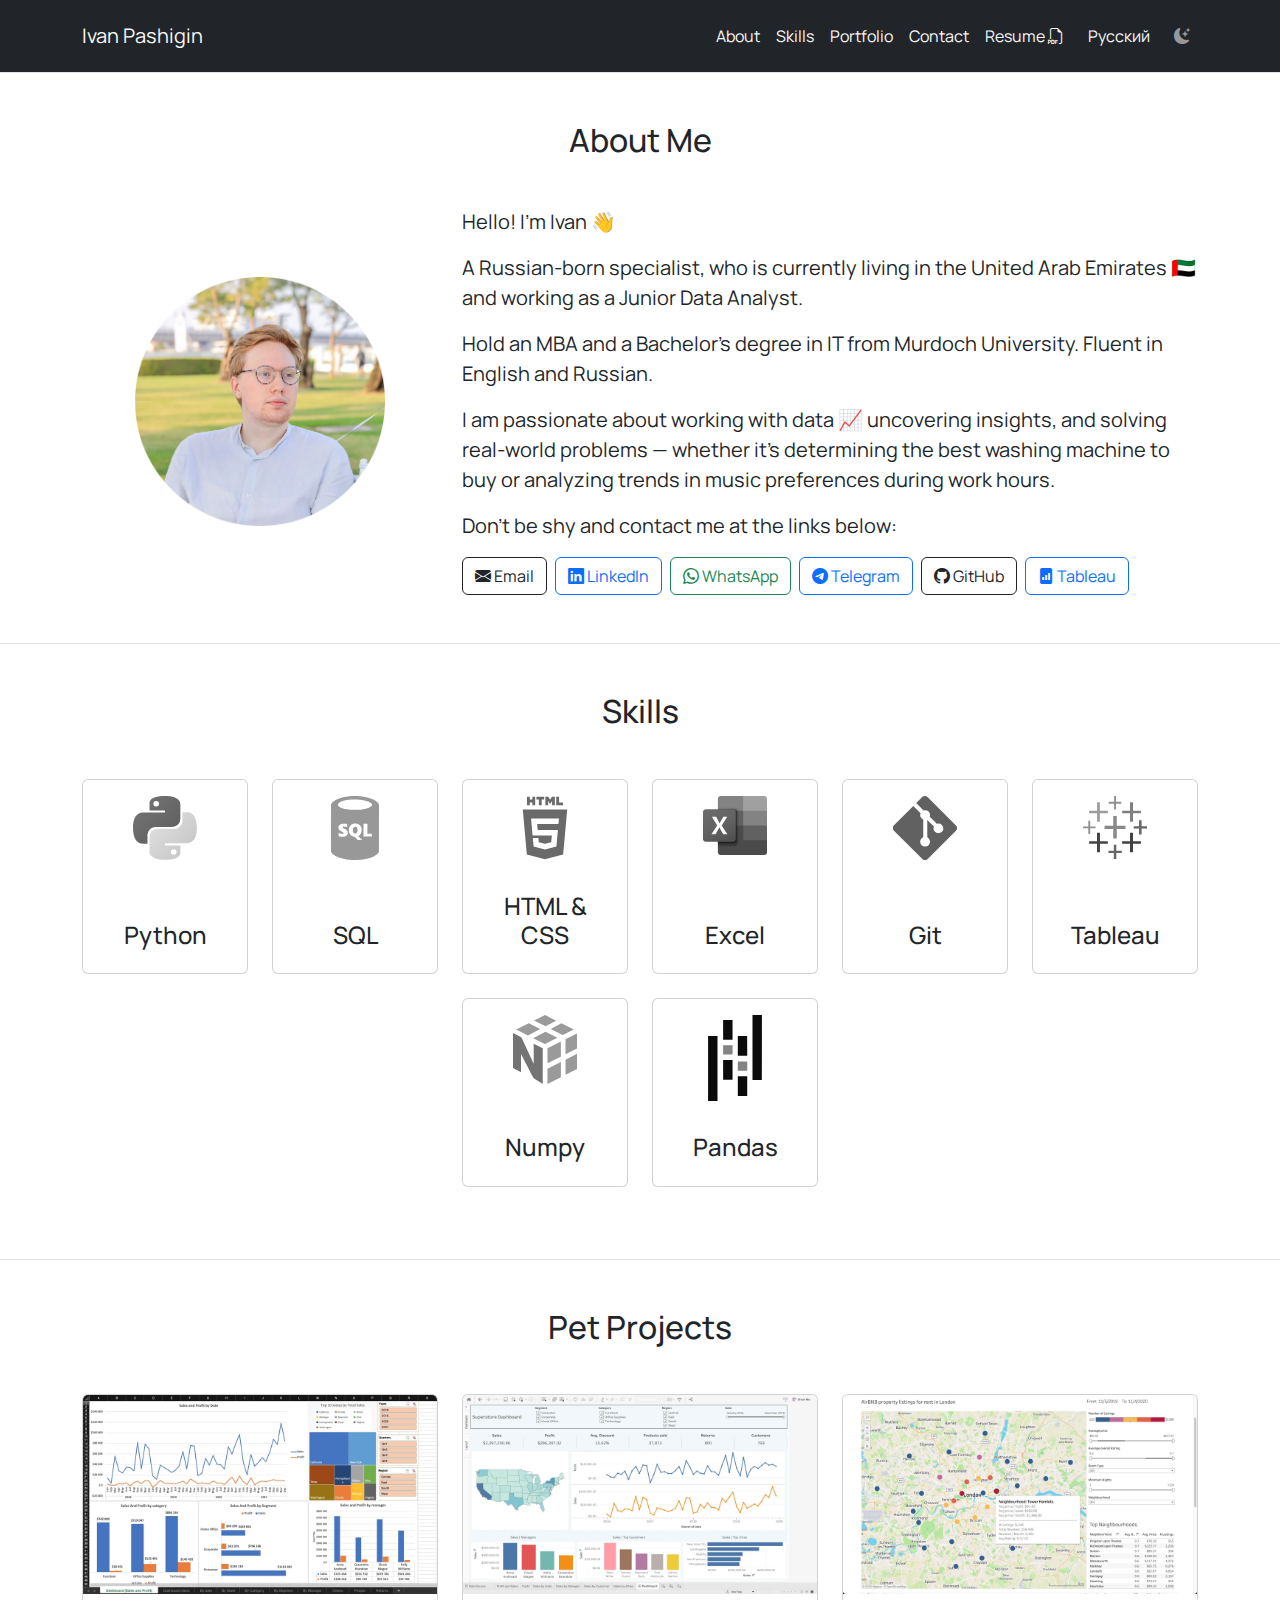
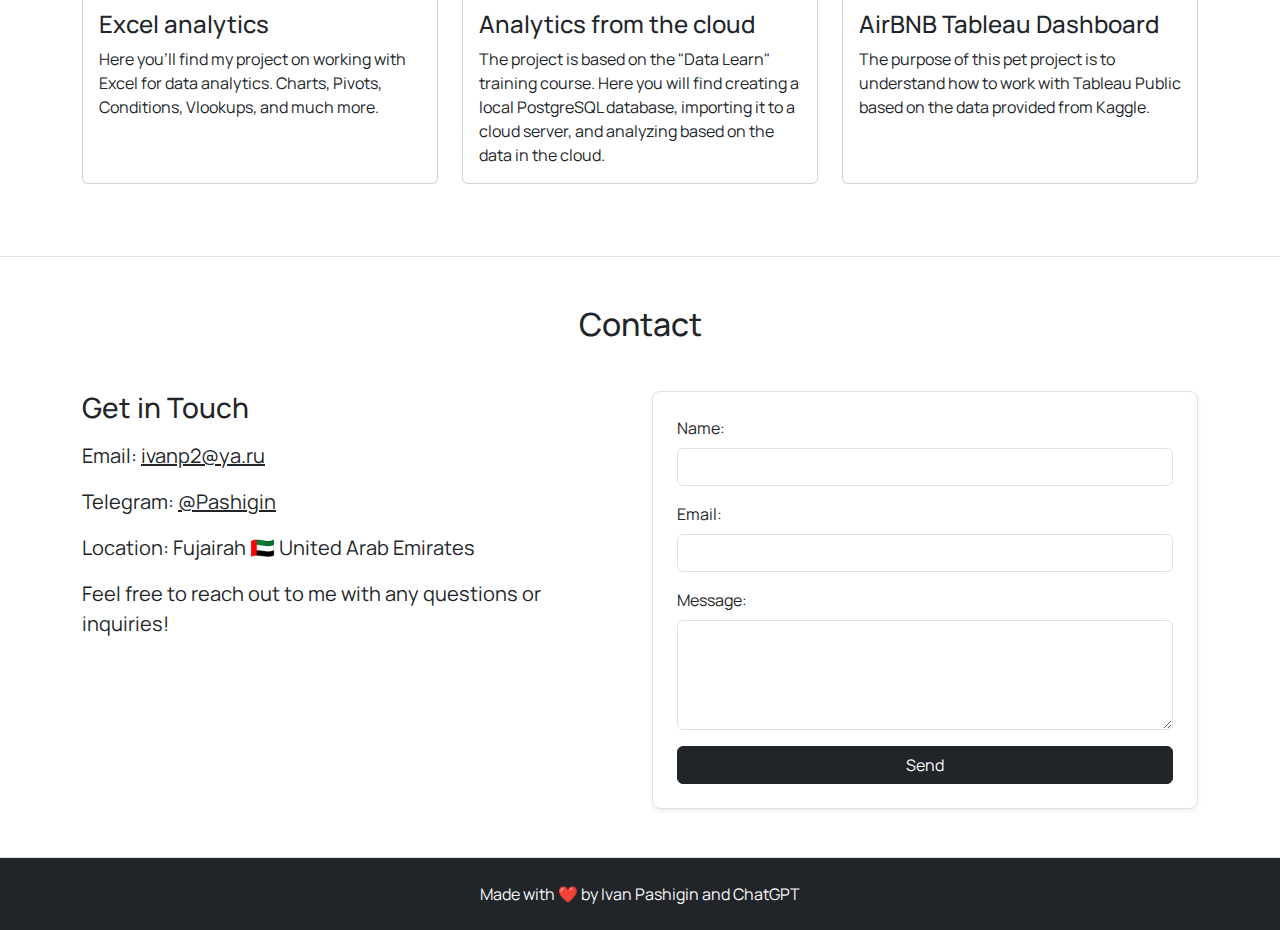
<file: index.html>
<!DOCTYPE html>
<html lang="en" data-bs-theme="auto"> <!-- Default theme set to light -->

<head>
    <!-- Google tag (gtag.js) -->
    <script async src="https://www.googletagmanager.com/gtag/js?id=G-LS4S7J68P6"></script>
    <script>
        window.dataLayer = window.dataLayer || [];
        function gtag() { dataLayer.push(arguments); }
        gtag('js', new Date());

        gtag('config', 'G-LS4S7J68P6');
    </script>

    <title>Ivan Pashigin | Data Analyst</title>
    <meta charset="UTF-8" />
    <meta name="viewport" content="width=device-width, initial-scale=1.0" />
    <meta name="description" content="Ivan Pashigin. Junior Data Analyst" />

    <!-- Open Graph Meta Tags -->
    <meta property="og:url" content="https://pashigin.is-a.dev" />
    <meta property="og:type" content="website" />
    <meta property="og:title" content="Ivan Pashigin | Data analyst" />
    <meta property="og:description" content="Ivan Pashigin. Junior Data Analyst." />
    <meta property="og:image" content="https://pashigin.is-a.dev/Assets/linkPhoto.webp" />
    <meta property="og:image:width" content="1200" />
    <meta property="og:image:height" content="630" />

    <!-- Bootstrap -->
    <link rel="stylesheet" href="https://cdn.jsdelivr.net/npm/bootstrap@5.3.3/dist/css/bootstrap.min.css" />
    <link rel="stylesheet" href="https://cdn.jsdelivr.net/npm/bootstrap-icons@1.11.3/font/bootstrap-icons.min.css" />
    <!-- Manrope Font -->
    <link rel="stylesheet" href="https://fonts.googleapis.com/css2?family=Manrope:wght@400;600&display=swap" />
    <!-- Favicon -->
    <link rel="apple-touch-icon" type="image/png" sizes="any" href="Assets/favicon/apple-touch-icon.png" />
    <link rel="icon" type="image/png" sizes="32x32" href="Assets/favicon/favicon-32x32.png" />
    <link rel="icon" type="image/png" sizes="16x16" href="Assets/favicon/favicon-16x16.png" />
    <link rel="icon" href="Assets/favicon/favicon.ico" sizes="any" />

    <!-- CSS -->
    <link rel="stylesheet" href="styles.css" />

<body>
    <header class="p-2 border-bottom bg-dark">
        <div class="container">
            <nav class="navbar navbar-expand-lg navbar-dark bg-dark">
                <a class="navbar-brand mb-0 text-light" href="https://pashigin.is-a.dev">Ivan Pashigin</a>
                <button class="navbar-toggler" type="button" data-bs-toggle="collapse" data-bs-target="#navbarNav"
                    aria-controls="navbarNav" aria-expanded="false" aria-label="Toggle navigation">
                    <span class="navbar-toggler-icon"></span>
                </button>
                <div class="collapse navbar-collapse" id="navbarNav">
                    <div class="d-flex flex-grow-1 justify-content-lg-end justify-content-center text-center">
                        <ul class="navbar-nav">
                            <li class="nav-item">
                                <a class="nav-link text-light" href="#about">About</a>
                            </li>
                            <li class="nav-item">
                                <a class="nav-link text-light" href="#skills">Skills</a>
                            </li>
                            <li class="nav-item">
                                <a class="nav-link text-light" href="#portfolio">Portfolio</a>
                            </li>
                            <li class="nav-item">
                                <a class="nav-link text-light" href="#contact">Contact</a>
                            </li>
                            <li class="nav-item">
                                <a class="nav-link text-light" href="Assets/Ivan Pashigin | Data Analyst.pdf"
                                    target="_blank">Resume <i class="bi bi-filetype-pdf"></i></a>
                            </li>
                            <li class="nav-item">
                                <a class="nav-link text-light px-lg-3" href="ru.html">Руcский</a>
                            </li>
                            <!-- Toggle Button -->
                            <li class="nav-item d-flex justify-content-center">
                                <button class="btn nav-link" id="themeToggle"">
                                    <i class=" bi bi-moon-stars-fill"></i>
                                </button>
                            </li>
                        </ul>
                    </div>
                </div>
            </nav>
        </div>
    </header>

    <section id="about" class="py-5 border-bottom">
        <div class="container">
            <h2 class="text-center mb-5">About Me</h2>
            <div class="row align-items-center">
                <div class="col-md-4 d-flex justify-content-center mb-4 mb-md-0">
                    <img src="Assets/profile.webp" id="profileImage" alt="Ivan Pashigin" />
                </div>
                <div class="col-md-8 fs-5">
                    <p>Hello! I'm Ivan 👋</p>
                    <p>
                        A Russian-born specialist, who is currently living in the United Arab Emirates 🇦🇪 and working
                        as a Junior Data Analyst.
                    </p>
                    <p>
                        Hold an MBA and a Bachelor's degree in IT from Murdoch University. Fluent in English and
                        Russian.
                    </p>
                    <p> I am passionate about working with data 📈 uncovering insights, and solving real-world problems
                        — whether it's determining the best washing machine to buy or analyzing trends in music
                        preferences during work hours.</p>
                    <p>Don't be shy and contact me at the links below:</p>
                    <div class="d-flex flex-wrap justify-content-center justify-content-md-start gap-2 mt-3">
                        <a href="mailto:ivanp2@ya.ru" class="btn btn-outline-dark w-auto" target="_blank">
                            <i class="bi bi-envelope-fill"></i> Email
                        </a>
                        <a href="https://www.linkedin.com/in/ivan-pashigin" class="btn btn-outline-primary w-auto"
                            target="_blank">
                            <i class="bi bi-linkedin"></i> LinkedIn
                        </a>
                        <a href="https://wa.me/971509893596" class="btn btn-outline-success w-auto" target="_blank">
                            <i class="bi bi-whatsapp"></i> WhatsApp
                        </a>
                        <a href="https://t.me/pashigin" class="btn btn-outline-primary w-auto" target="_blank">
                            <i class="bi bi-telegram"></i> Telegram
                        </a>
                        <a href="https://github.com/pashigin" class="btn btn-outline-dark w-auto" target="_blank">
                            <i class="bi bi-github"></i> GitHub
                        </a>
                        <a href="https://public.tableau.com/app/profile/alex.ferg3184/vizzes"
                            class="btn btn-outline-primary w-auto" target="_blank">
                            <i class="bi bi-file-bar-graph-fill"></i> Tableau
                        </a>
                    </div>
                </div>
            </div>
        </div>
    </section>

    <section id="skills" class="py-5 border-bottom">
        <div class="container text-center">
            <h2 class="mb-5">Skills</h2>
            <div class="row justify-content-center">
                <div class="col-md-2 col-6 mb-4">
                    <div class="card h-100 d-flex flex-column align-items-center">
                        <img src="Assets/python.svg" alt="Python Logo" class="p-3" />
                        <div class="card-body d-flex flex-column justify-content-end">
                            <h4 class="card-title">Python</h4>
                        </div>
                    </div>
                </div>
                <div class="col-md-2 col-6 mb-4">
                    <div class="card h-100 d-flex flex-column align-items-center">
                        <img src="Assets/sql.svg" alt="SQL Logo" class="p-3" />
                        <div class="card-body d-flex flex-column justify-content-end">
                            <h4 class="card-title">SQL</h4>
                        </div>
                    </div>
                </div>
                <div class="col-md-2 col-6 mb-4">
                    <div class="card h-100 d-flex flex-column align-items-center">
                        <img src="Assets/html5.svg" alt="HTML5 Logo" class="p-3" />
                        <div class="card-body d-flex flex-column justify-content-end">
                            <h4 class="card-title">HTML & CSS</h4>
                        </div>
                    </div>
                </div>
                <div class="col-md-2 col-6 mb-4">
                    <div class="card h-100 d-flex flex-column align-items-center">
                        <img src="Assets/excel.svg" alt="Excel Logo" class="p-3" />
                        <div class="card-body d-flex flex-column justify-content-end">
                            <h4 class="card-title">Excel</h4>
                        </div>
                    </div>
                </div>
                <div class="col-md-2 col-6 mb-4">
                    <div class="card h-100 d-flex flex-column align-items-center">
                        <img src="Assets/git.svg" alt="Git Logo" class="p-3" />
                        <div class="card-body d-flex flex-column justify-content-end">
                            <h4 class="card-title">Git</h4>
                        </div>
                    </div>
                </div>
                <div class="col-md-2 col-6 mb-4">
                    <div class="card h-100 d-flex flex-column align-items-center">
                        <img src="Assets/tableau.svg" alt="Tableau Logo" class="p-3" />
                        <div class="card-body d-flex flex-column justify-content-end">
                            <h4 class="card-title">Tableau</h4>
                        </div>
                    </div>
                </div>
                <div class="col-md-2 col-6 mb-4">
                    <div class="card h-100 d-flex flex-column align-items-center">
                        <img src="Assets/numpy.svg" alt="Numpy Logo" class="p-3" />
                        <div class="card-body d-flex flex-column justify-content-end">
                            <h4 class="card-title">Numpy</h4>
                        </div>
                    </div>
                </div>
                <div class="col-md-2 col-6 mb-4">
                    <div class="card h-100 d-flex flex-column align-items-center">
                        <img src="Assets/pandas.svg" alt="Pandas Logo" class="p-3" />
                        <div class="card-body d-flex flex-column justify-content-end">
                            <h4 class="card-title">Pandas</h4>
                        </div>
                    </div>
                </div>
            </div>
        </div>
    </section>

    <section id="portfolio" class="py-5 border-bottom">
        <div class="container">
            <h2 class="text-center mb-5">Pet Projects</h2>
            <div class="row">
                <div class="col-md-4 mb-4 d-flex">
                    <a href="https://github.com/Pashigin/Excel-projects" target="_blank"
                        class="text-decoration-none w-100">
                        <div class="card h-100 hover-shadow">
                            <img src="Assets/Excel_Dashboard.webp" class="card-img-top" alt="Excel Project" />
                            <div class="card-body">
                                <h4 class="card-title">Excel analytics</h4>
                                <p class="card-text">Here you'll find my project on working with Excel for data
                                    analytics. Charts, Pivots, Conditions, Vlookups, and much more.</p>
                            </div>
                        </div>
                    </a>
                </div>
                <div class="col-md-4 mb-4 d-flex">
                    <a href="https://github.com/Pashigin/Cloud-Analysis-Learning-Project" target="_blank"
                        class="text-decoration-none w-100">
                        <div class="card h-100 hover-shadow">
                            <img src="Assets/Tableau_Dashboard.webp" class="card-img-top"
                                alt="Cloud-Analysis-Learning-Project" />
                            <div class="card-body">
                                <h4 class="card-title">Analytics from the cloud</h4>
                                <p class="card-text">The project is based on the "Data Learn" training course. Here you
                                    will find creating a local PostgreSQL database, importing it to a cloud server, and
                                    analyzing based on the data in the cloud.
                                </p>
                            </div>
                        </div>
                    </a>
                </div>
                <div class="col-md-4 mb-4 d-flex">
                    <a href="https://github.com/Pashigin/AirBNB-Tableau-Dashboard" target="_blank"
                        class="text-decoration-none w-100">
                        <div class="card h-100 hover-shadow">
                            <img src="Assets/Tableau_Dashboard2.webp" class="card-img-top" alt="Tableau-Dashboard" />
                            <div class="card-body">
                                <h4 class="card-title">AirBNB Tableau Dashboard</h4>
                                <p class="card-text">The purpose of this pet project is to understand how to work
                                    with Tableau Public based on the data provided from Kaggle.
                                </p>
                            </div>
                        </div>
                    </a>
                </div>
            </div>
        </div>
    </section>


    <section id="contact" class="py-5 border-bottom">
        <div class="container">
            <h2 class="text-center mb-5">Contact</h2>
            <div class="row">
                <div class="col-md-6 mb-4 fs-5">
                    <h3 class="pb-2">Get in Touch</h3>
                    <p>
                        Email:
                        <a href="mailto:ivanp2@ya.ru" class="link-dark">ivanp2@ya.ru</a>
                    </p>
                    <p>
                        Telegram:
                        <a href="https://t.me/pashigin" target="_blank" class="link-dark">@Pashigin</a>
                    </p>
                    <p>Location: Fujairah 🇦🇪 United Arab Emirates</p>
                    <p>Feel free to reach out to me with any questions or inquiries!</p>
                </div>
                <div class="col-md-6">
                    <div class="border rounded-3 shadow-sm p-4">
                        <form name="contact" method="POST" data-netlify="true" netlify>
                            <div class="mb-3">
                                <label for="name" class="form-label">Name:</label>
                                <input type="text" id="name" name="name" class="form-control" autocomplete="name"
                                    required />
                            </div>
                            <div class="mb-3">
                                <label for="email" class="form-label">Email:</label>
                                <input type="email" id="email" name="email" class="form-control" autocomplete="email"
                                    required />
                            </div>
                            <div class="mb-3">
                                <label for="message" class="form-label">Message:</label>
                                <textarea id="message" name="message" class="form-control" rows="4" required></textarea>
                            </div>
                            <button type="submit" class="btn btn-dark w-100">Send</button>
                        </form>
                    </div>
                </div>
            </div>
        </div>
    </section>

    <footer class="text-light text-center py-4 bg-dark">
        <p class="mb-0">Made with ❤️ by Ivan Pashigin and ChatGPT</p>
    </footer>

    <!-- Bootstrap JS and Popper.js -->
    <script src="https://cdn.jsdelivr.net/npm/@popperjs/core@2.11.7/dist/umd/popper.min.js"></script>
    <script src="https://cdn.jsdelivr.net/npm/bootstrap@5.3.3/dist/js/bootstrap.min.js"></script>

    <!-- Dark Theme Toggle Script -->
    <script src="dark_theme.js"></script>
</body>

</html>
</file>
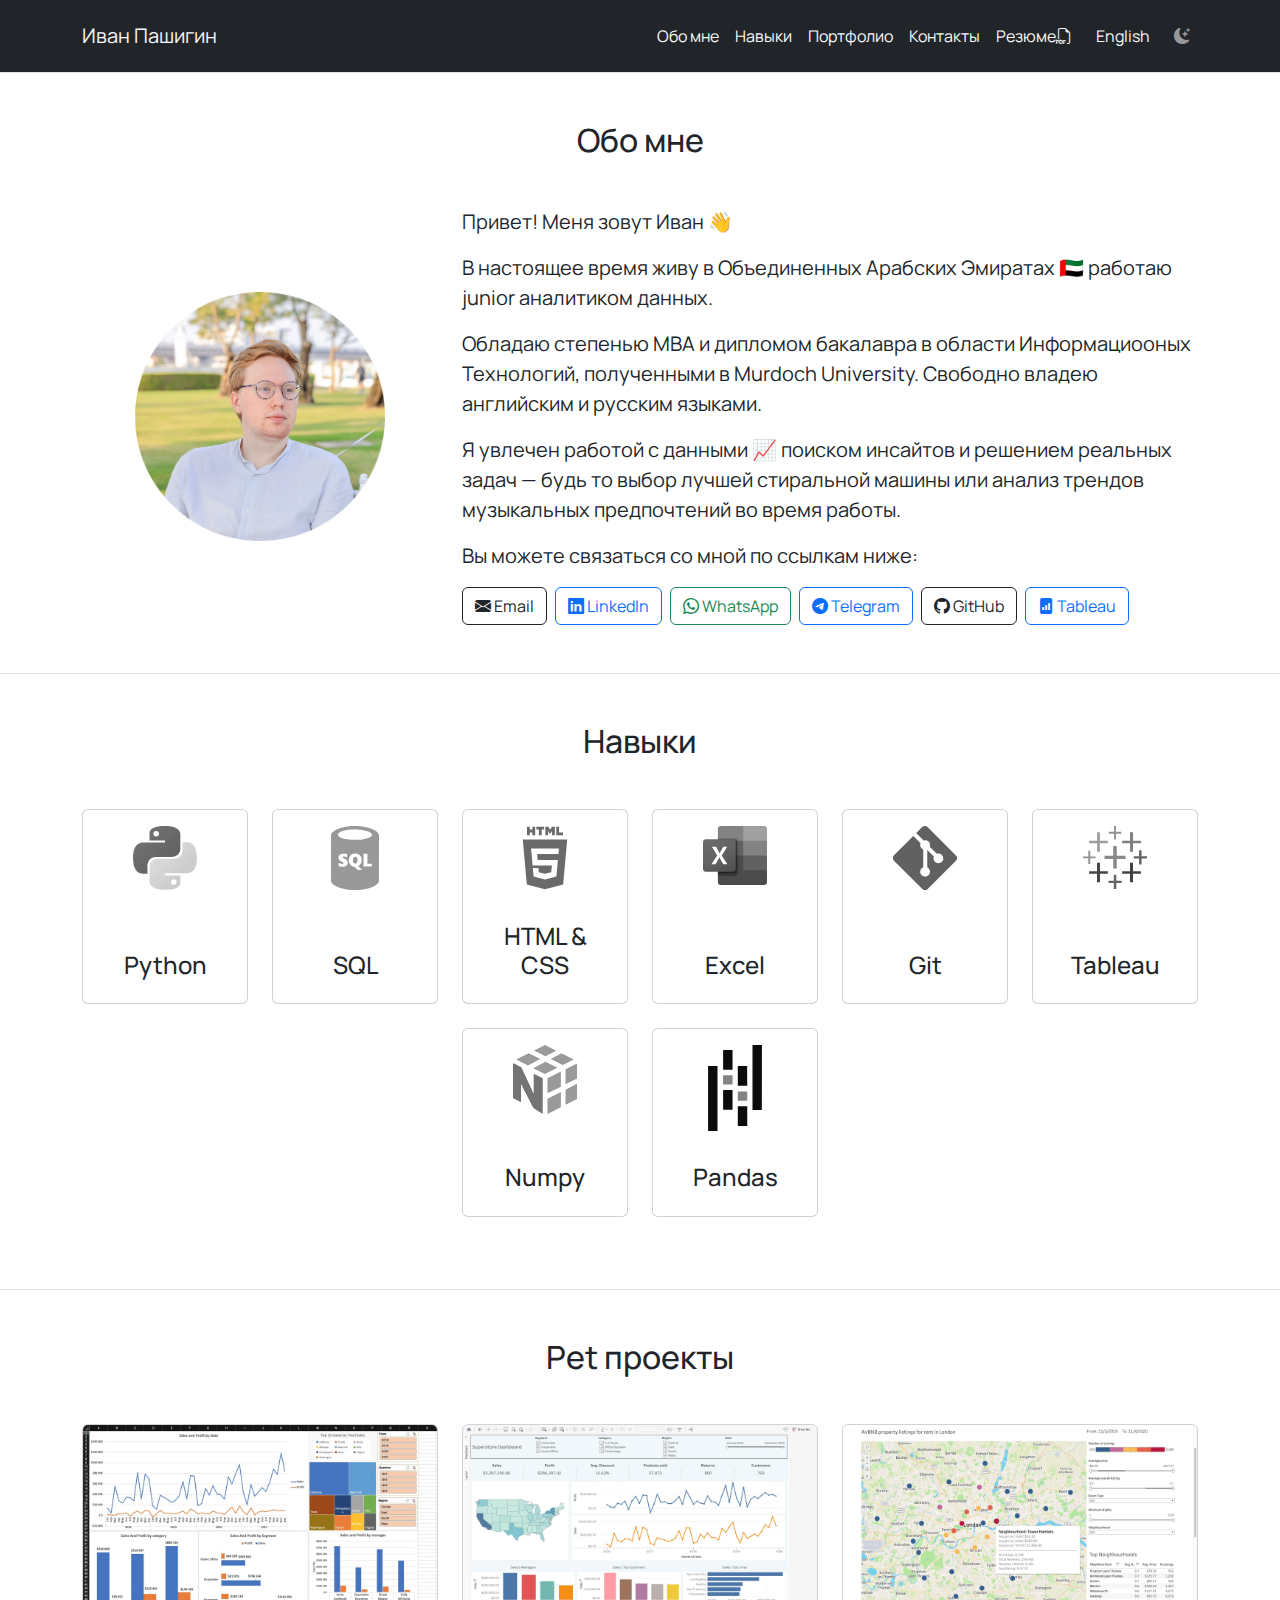
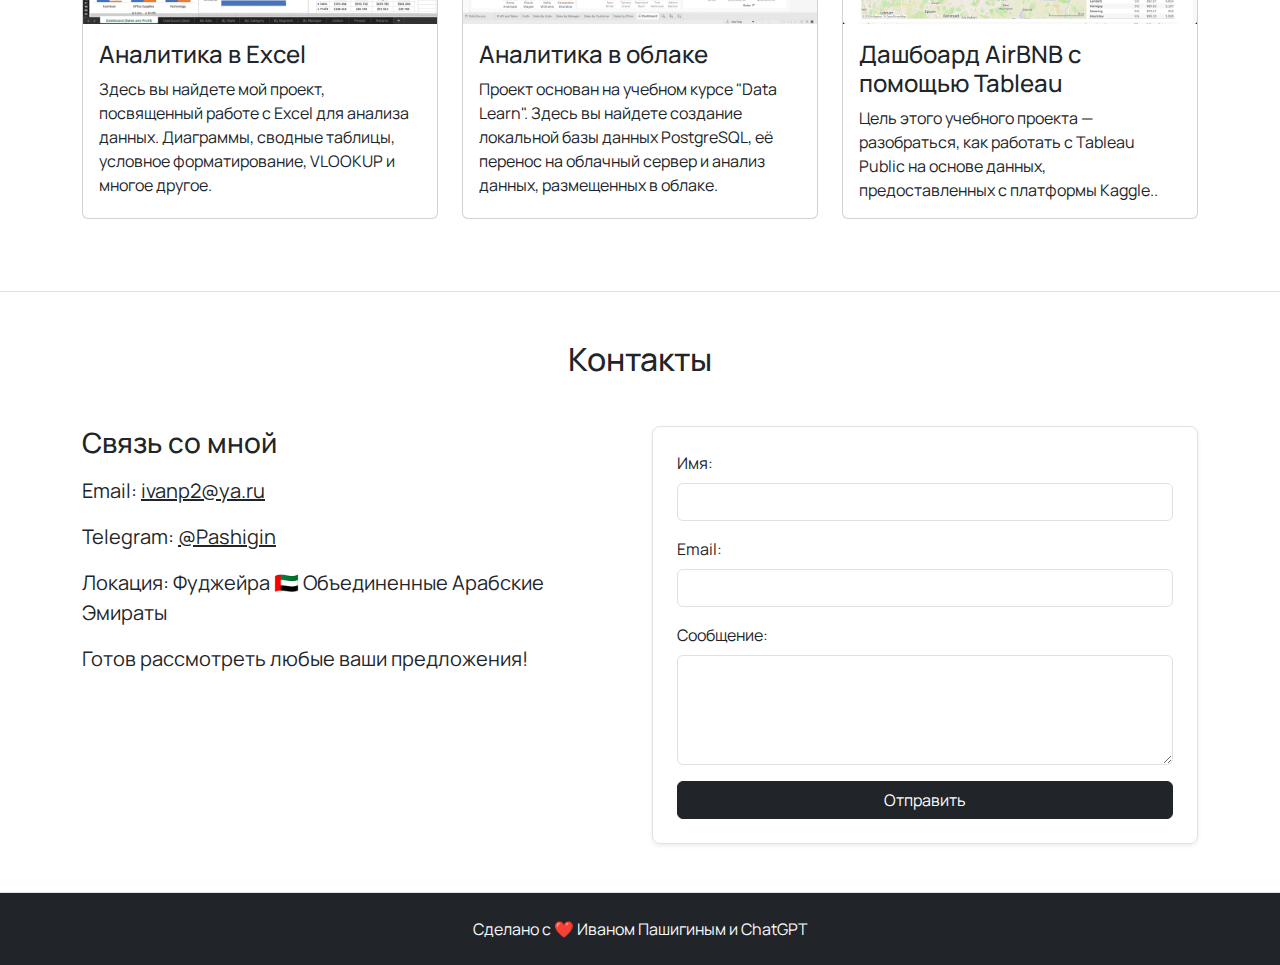
<file: ru.html>
<!DOCTYPE html>
<html lang="ru" data-bs-theme="auto"> <!-- Default theme set to light -->

<head>
    <!-- Google tag (gtag.js) -->
    <script async src="https://www.googletagmanager.com/gtag/js?id=G-LS4S7J68P6"></script>
    <script>
        window.dataLayer = window.dataLayer || [];
        function gtag() { dataLayer.push(arguments); }
        gtag('js', new Date());

        gtag('config', 'G-LS4S7J68P6');
    </script>

    <title>Иван Пашигин | Аналитик Данных</title>
    <meta charset="UTF-8" />
    <meta name="viewport" content="width=device-width, initial-scale=1.0" />
    <meta name="description" content="Иван Пашигин. Junior Аналитик Данных." />

    <!-- Open Graph Meta Tags -->
    <meta property="og:url" content="https://pashigin.is-a.dev" />
    <meta property="og:type" content="website" />
    <meta property="og:title" content="Иван Пашигин | Аналитик Данных" />
    <meta property="og:description" content="Иван Пашигин. Junior Аналитик Данных." />
    <meta property="og:image" content="https://pashigin.is-a.dev/Assets/linkPhoto.png" />
    <meta property="og:image:width" content="1200" />
    <meta property="og:image:height" content="630" />

    <!-- Bootstrap -->
    <link rel="stylesheet" href="https://cdn.jsdelivr.net/npm/bootstrap@5.3.3/dist/css/bootstrap.min.css" />
    <link rel="stylesheet" href="https://cdn.jsdelivr.net/npm/bootstrap-icons@1.11.3/font/bootstrap-icons.min.css" />

    <!-- Manrope Font -->
    <link rel="stylesheet" href="https://fonts.googleapis.com/css2?family=Manrope:wght@400;600&display=swap" />

    <!-- Favicon -->
    <link rel="apple-touch-icon" type="image/png" sizes="any" href="Assets/favicon/apple-touch-icon.png" />
    <link rel="icon" type="image/png" sizes="32x32" href="Assets/favicon/favicon-32x32.png" />
    <link rel="icon" type="image/png" sizes="16x16" href="Assets/favicon/favicon-16x16.png" />
    <link rel="icon" href="Assets/favicon/favicon.ico" sizes="any" />

    <!-- CSS -->
    <link rel="stylesheet" href="styles.css" />
</head>

<body>
    <header class="p-2 border-bottom bg-dark">
        <div class="container">
            <nav class="navbar navbar-expand-lg navbar-dark bg-dark">
                <a class="navbar-brand mb-0 text-light" href="#">Иван Пашигин</a>
                <button class="navbar-toggler" type="button" data-bs-toggle="collapse" data-bs-target="#navbarNav"
                    aria-controls="navbarNav" aria-expanded="false" aria-label="Toggle navigation">
                    <span class="navbar-toggler-icon"></span>
                </button>
                <div class="collapse navbar-collapse" id="navbarNav">
                    <div class="d-flex flex-grow-1 justify-content-lg-end justify-content-center text-center">
                        <ul class="navbar-nav">
                            <li class="nav-item">
                                <a class="nav-link text-light" href="#about">Обо мне</a>
                            </li>
                            <li class="nav-item">
                                <a class="nav-link text-light" href="#skills">Навыки</a>
                            </li>
                            <li class="nav-item">
                                <a class="nav-link text-light" href="#portfolio">Портфолио</a>
                            </li>
                            <li class="nav-item">
                                <a class="nav-link text-light" href="#contact">Контакты</a>
                            </li>
                            <li class="nav-item">
                                <a class="nav-link text-light" href="Assets/Иван Пашигин | Дата Аналитик.pdf"
                                    target="_blank">Резюме<i class="bi bi-filetype-pdf"></i></a>
                            </li>
                            <li class="nav-item">
                                <a class="nav-link text-light px-lg-3" href="index.html">English</a>
                            </li>
                            <!-- Toggle Button -->
                            <li class="nav-item d-flex justify-content-center">
                                <button class="btn nav-link" id="themeToggle"">
                                    <i class=" bi bi-moon-stars-fill"></i>
                                </button>
                            </li>
                        </ul>
                    </div>
                </div>
            </nav>
        </div>
    </header>

    <section id="about" class="py-5 border-bottom">
        <div class="container">
            <h2 class="text-center mb-5">Обо мне</h2>
            <div class="row align-items-center">
                <div class="col-md-4 d-flex justify-content-center mb-4 mb-md-0">
                    <img src="Assets/profile.webp" id="profileImage" alt="Ivan Pashigin" />
                </div>
                <div class="col-md-8 fs-5">
                    <p>Привет! Меня зовут Иван 👋</p>
                    <p>
                        В настоящее время живу в Объединенных Арабских Эмиратах 🇦🇪 работаю junior аналитиком данных.
                    </p>
                    <p>
                        Обладаю степенью MBA и дипломом бакалавра в области Информациооных Технологий, полученными в
                        Murdoch University.
                        Свободно владею английским и русским языками.
                    </p>
                    <p>Я увлечен работой с данными 📈 поиском инсайтов и решением реальных задач — будь то выбор лучшей
                        стиральной машины или анализ трендов музыкальных предпочтений во время работы.
                    </p>
                    <p>Вы можете связаться со мной по ссылкам ниже:</p>
                    <div class="d-flex flex-wrap justify-content-center justify-content-md-start gap-2 mt-3">
                        <a href="mailto:ivanp2@ya.ru" class="btn btn-outline-dark w-auto" target="_blank">
                            <i class="bi bi-envelope-fill"></i> Email
                        </a>
                        <a href="https://www.linkedin.com/in/ivan-pashigin" class="btn btn-outline-primary w-auto"
                            target="_blank">
                            <i class="bi bi-linkedin"></i> LinkedIn
                        </a>
                        <a href="https://wa.me/971509893596" class="btn btn-outline-success w-auto" target="_blank">
                            <i class="bi bi-whatsapp"></i> WhatsApp
                        </a>
                        <a href="https://t.me/pashigin" class="btn btn-outline-primary w-auto" target="_blank">
                            <i class="bi bi-telegram"></i> Telegram
                        </a>
                        <a href="https://github.com/pashigin" class="btn btn-outline-dark w-auto" target="_blank">
                            <i class="bi bi-github"></i> GitHub
                        </a>
                        <a href="https://public.tableau.com/app/profile/alex.ferg3184/vizzes"
                            class="btn btn-outline-primary w-auto" target="_blank">
                            <i class="bi bi-file-bar-graph-fill"></i> Tableau
                        </a>
                    </div>
                </div>
            </div>
        </div>
    </section>

    <section id="skills" class="py-5 border-bottom">
        <div class="container text-center">
            <h2 class="mb-5">Навыки</h2>
            <div class="row justify-content-center">
                <div class="col-md-2 col-6 mb-4">
                    <div class="card h-100 d-flex flex-column align-items-center">
                        <img src="Assets/python.svg" alt="Python Logo" class="p-3" />
                        <div class="card-body d-flex flex-column justify-content-end">
                            <h4 class="card-title">Python</h4>
                        </div>
                    </div>
                </div>
                <div class="col-md-2 col-6 mb-4">
                    <div class="card h-100 d-flex flex-column align-items-center">
                        <img src="Assets/sql.svg" alt="SQL Logo" class="p-3" />
                        <div class="card-body d-flex flex-column justify-content-end">
                            <h4 class="card-title">SQL</h4>
                        </div>
                    </div>
                </div>
                <div class="col-md-2 col-6 mb-4">
                    <div class="card h-100 d-flex flex-column align-items-center">
                        <img src="Assets/html5.svg" alt="HTML5 Logo" class="p-3" />
                        <div class="card-body d-flex flex-column justify-content-end">
                            <h4 class="card-title">HTML & CSS</h4>
                        </div>
                    </div>
                </div>
                <div class="col-md-2 col-6 mb-4">
                    <div class="card h-100 d-flex flex-column align-items-center">
                        <img src="Assets/excel.svg" alt="Excel Logo" class="p-3" />
                        <div class="card-body d-flex flex-column justify-content-end">
                            <h4 class="card-title">Excel</h4>
                        </div>
                    </div>
                </div>
                <div class="col-md-2 col-6 mb-4">
                    <div class="card h-100 d-flex flex-column align-items-center">
                        <img src="Assets/git.svg" alt="Git Logo" class="p-3" />
                        <div class="card-body d-flex flex-column justify-content-end">
                            <h4 class="card-title">Git</h4>
                        </div>
                    </div>
                </div>
                <div class="col-md-2 col-6 mb-4">
                    <div class="card h-100 d-flex flex-column align-items-center">
                        <img src="Assets/tableau.svg" alt="Tableau Logo" class="p-3" />
                        <div class="card-body d-flex flex-column justify-content-end">
                            <h4 class="card-title">Tableau</h4>
                        </div>
                    </div>
                </div>
                <div class="col-md-2 col-6 mb-4">
                    <div class="card h-100 d-flex flex-column align-items-center">
                        <img src="Assets/numpy.svg" alt="Numpy Logo" class="p-3" />
                        <div class="card-body d-flex flex-column justify-content-end">
                            <h4 class="card-title">Numpy</h4>
                        </div>
                    </div>
                </div>
                <div class="col-md-2 col-6 mb-4">
                    <div class="card h-100 d-flex flex-column align-items-center">
                        <img src="Assets/pandas.svg" alt="Pandas Logo" class="p-3" />
                        <div class="card-body d-flex flex-column justify-content-end">
                            <h4 class="card-title">Pandas</h4>
                        </div>
                    </div>
                </div>
            </div>
        </div>
    </section>

    <section id="portfolio" class="py-5 border-bottom">
        <div class="container">
            <h2 class="text-center mb-5">Pet проекты</h2>
            <div class="row">
                <div class="col-md-4 mb-4 d-flex">
                    <a href="https://github.com/Pashigin/Excel-projects" target="_blank"
                        class="text-decoration-none w-100">
                        <div class="card h-100 hover-shadow">
                            <img src="Assets/Excel_Dashboard.webp" class="card-img-top" alt="Excel Project" />
                            <div class="card-body">
                                <h4 class="card-title">Аналитика в Excel</h4>
                                <p class="card-text">
                                    Здесь вы найдете мой проект, посвященный работе с Excel для анализа данных.
                                    Диаграммы, сводные таблицы, условное форматирование, VLOOKUP и многое другое.</p>
                            </div>
                        </div>
                    </a>
                </div>
                <div class="col-md-4 mb-4 d-flex">
                    <a href="https://github.com/Pashigin/Cloud-Analysis-Learning-Project" target="_blank"
                        class="text-decoration-none w-100">
                        <div class="card h-100 hover-shadow">
                            <img src="Assets/Tableau_Dashboard.webp" class="card-img-top"
                                alt="Cloud-Analysis-Learning-Project" />
                            <div class="card-body">
                                <h4 class="card-title">Аналитика в облаке</h4>
                                <p class="card-text">Проект основан на учебном курсе "Data Learn". Здесь вы найдете
                                    создание локальной базы данных PostgreSQL, её перенос на облачный сервер и анализ
                                    данных, размещенных в облаке.
                                </p>
                            </div>
                        </div>
                    </a>
                </div>
                <div class="col-md-4 mb-4 d-flex">
                    <a href="https://github.com/Pashigin/AirBNB-Tableau-Dashboard" target="_blank"
                        class="text-decoration-none w-100">
                        <div class="card h-100 hover-shadow">
                            <img src="Assets/Tableau_Dashboard2.webp" class="card-img-top" alt="Tableau-Dashboard" />
                            <div class="card-body">
                                <h4 class="card-title">Дашбоард AirBNB с помощью Tableau</h4>
                                <p class="card-text">
                                    Цель этого учебного проекта — разобраться, как работать с Tableau Public на основе
                                    данных, предоставленных с платформы Kaggle..
                                </p>
                            </div>
                        </div>
                    </a>
                </div>
            </div>
        </div>
    </section>
    <section id="contact" class="py-5 border-bottom">
        <div class="container">
            <h2 class="text-center mb-5">Контакты</h2>
            <div class="row">
                <div class="col-md-6 mb-4 fs-5">
                    <h3 class="pb-2">Связь со мной</h3>
                    <p>
                        Email:
                        <a href="mailto:ivanp2@ya.ru" class="link-dark">ivanp2@ya.ru</a>
                    </p>
                    <p>
                        Telegram:
                        <a href="https://t.me/pashigin" target="_blank" class="link-dark">@Pashigin</a>
                    </p>
                    <p>
                        Локация: Фуджейра 🇦🇪 Объединенные Арабские Эмираты
                    </p>
                    <p>Готов рассмотреть любые ваши предложения!</p>
                </div>
                <div class="col-md-6">
                    <div class="border rounded-3 shadow-sm p-4">
                        <form name="contact" method="POST" data-netlify="true" netlify>
                            <div class="mb-3">
                                <label for="name" class="form-label">Имя:</label>
                                <input type="text" id="name" name="name" class="form-control" autocomplete="name"
                                    required />
                            </div>
                            <div class="mb-3">
                                <label for="email" class="form-label">Email:</label>
                                <input type="email" id="email" name="email" class="form-control" autocomplete="email"
                                    required />
                            </div>
                            <div class="mb-3">
                                <label for="message" class="form-label">Сообщение:</label>
                                <textarea id="message" name="message" class="form-control" rows="4" required></textarea>
                            </div>
                            <button type="submit" class="btn btn-dark w-100">Отправить</button>
                        </form>
                    </div>
                </div>
            </div>
        </div>
    </section>

    <footer class="text-light text-center py-4 bg-dark">
        <p class="mb-0">Сделано с ❤️ Иваном Пашигиным и ChatGPT</p>
    </footer>
    <!-- Bootstrap JS and Popper.js -->
    <script src="https://cdn.jsdelivr.net/npm/@popperjs/core@2.11.7/dist/umd/popper.min.js"></script>
    <script src="https://cdn.jsdelivr.net/npm/bootstrap@5.3.3/dist/js/bootstrap.min.js"></script>
    <!-- Dark Theme Toggle Script -->
    <script src="dark_theme.js"></script>
</body>

</html>
</file>
<file: styles.css>
body {
    font-family: "Manrope", sans-serif;
}

#skills img {
    max-width: 6rem;
    filter: grayscale(100%);
}

#profileImage {
    width: 70%; 
    height: 70%;
}

.hover-shadow {
    transition: box-shadow 0.3s ease;
}

.hover-shadow:hover {
    box-shadow: 0 0 15px rgba(0, 0, 0, 0.5);
}

[data-bs-theme="dark"] .hover-shadow:hover {
    box-shadow: 0 0 15px rgba(255, 255, 255, 0.5);
}

[data-bs-theme="dark"] #portfolio img {
    filter: grayscale(100%) brightness(0.8);
}
</file>
